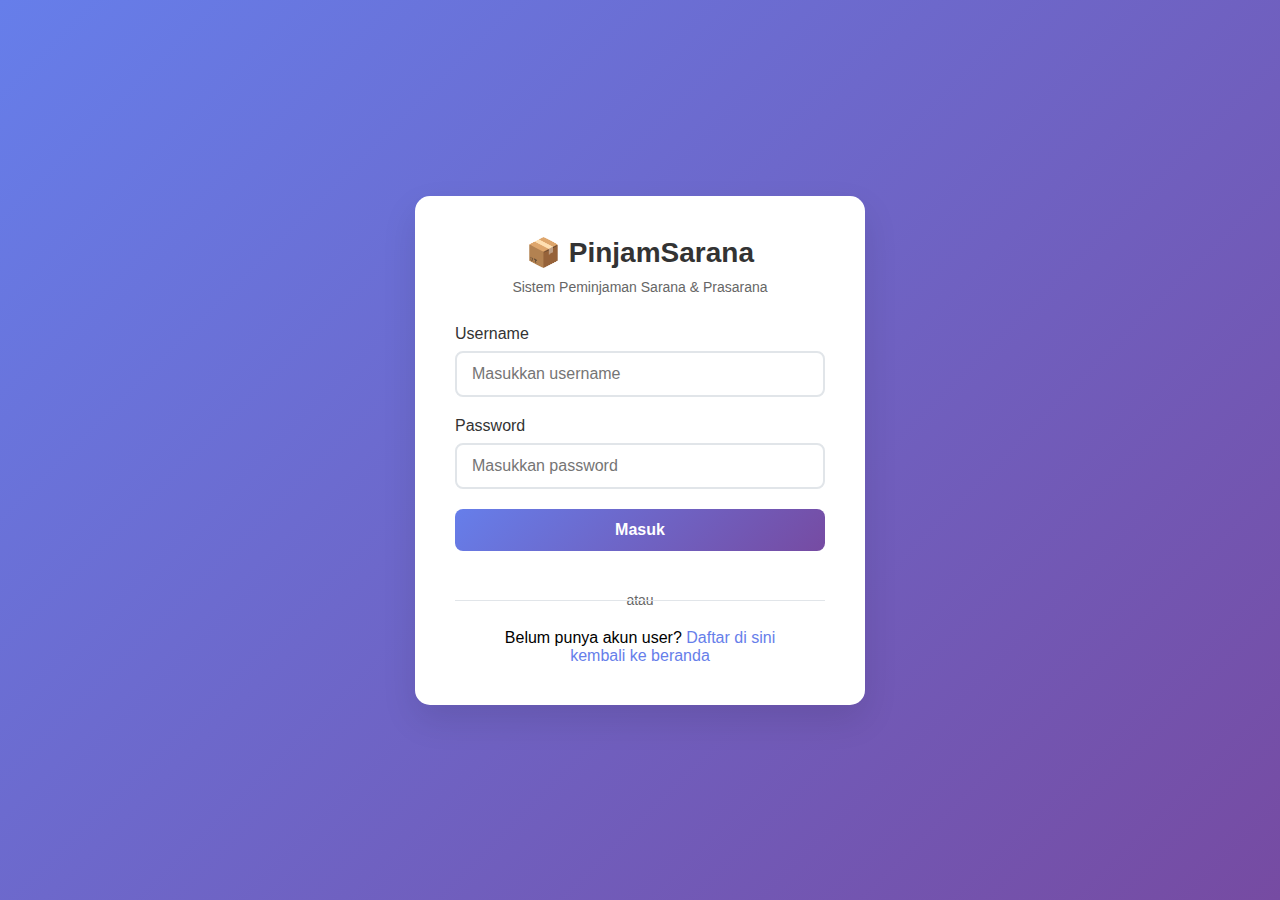
<file: dashboard_user.html>
<!DOCTYPE html>
<html lang="id">
<head>
  <meta charset="UTF-8" />
  <meta name="viewport" content="width=device-width, initial-scale=1.0"/>
  <title>Dashboard User - PinjamSarana</title>
  <link href="https://fonts.googleapis.com/css2?family=Poppins:wght@300;400;500;600;700&display=swap" rel="stylesheet">
  <link rel="stylesheet" href="https://cdnjs.cloudflare.com/ajax/libs/font-awesome/6.0.0/css/all.min.css">
  <style>
    :root {
      --primary-gradient: linear-gradient(135deg, #667eea 0%, #764ba2 100%);
      --secondary-gradient: linear-gradient(45deg, #ffd700, #ffed4e);
      --primary-color: #667eea;
      --secondary-color: #764ba2;
      --accent-color: #ffd700;
      --text-dark: #333;
      --text-light: #666;
      --text-muted: #95a5a6;
      --white: #ffffff;
      --border-color: #e1e5e9;
      --success-color: #27ae60;
      --error-color: #e74c3c;
      --warning-color: #f39c12;
      --info-color: #3498db;
      --sidebar-bg: #2c3e50;
      --sidebar-dark: #1a2530;
      --sidebar-width: 280px;
      --sidebar-collapsed-width: 70px;
      --header-height: 70px;
      --shadow-sm: 0 2px 10px rgba(0,0,0,0.1);
      --shadow-md: 0 10px 30px rgba(0,0,0,0.1);
      --shadow-lg: 0 20px 40px rgba(0,0,0,0.15);
      --transition: all 0.3s ease;
      --border-radius-sm: 8px;
      --border-radius-md: 12px;
      --border-radius-lg: 15px;
    }

    * {
      margin: 0;
      padding: 0;
      box-sizing: border-box;
    }

    body {
      font-family: 'Poppins', sans-serif;
      background-color: #f5f8fa;
      color: var(--text-dark);
      line-height: 1.6;
      overflow-x: hidden;
    }

    .container {
      display: flex;
      min-height: 100vh;
      position: relative;
    }

    /* Sidebar Styles */
    .sidebar {
      width: var(--sidebar-width);
      background-color: var(--sidebar-bg);
      color: var(--white);
      padding: 1.5rem;
      transition: var(--transition);
      position: fixed;
      height: 100vh;
      overflow-y: auto;
      z-index: 100;
      box-shadow: 2px 0 10px rgba(0,0,0,0.1);
    }

    .sidebar.collapsed {
      width: var(--sidebar-collapsed-width);
    }

    .sidebar-header {
      display: flex;
      align-items: center;
      justify-content: space-between;
      margin-bottom: 2rem;
    }

    .sidebar-header h2 {
      font-size: 1.5rem;
      font-weight: 700;
      white-space: nowrap;
      overflow: hidden;
      text-overflow: ellipsis;
    }

    .toggle-sidebar {
      background: transparent;
      border: none;
      color: var(--white);
      cursor: pointer;
      font-size: 1.2rem;
      display: flex;
      align-items: center;
      justify-content: center;
      width: 30px;
      height: 30px;
      border-radius: 50%;
      transition: var(--transition);
    }

    .toggle-sidebar:hover {
      background-color: rgba(255, 255, 255, 0.1);
    }

    .user-info {
      background-color: var(--sidebar-dark);
      padding: 1.25rem;
      border-radius: var(--border-radius-md);
      margin-bottom: 1.5rem;
      text-align: center;
      transition: var(--transition);
    }

    .user-info .avatar {
      width: 60px;
      height: 60px;
      background: var(--primary-gradient);
      border-radius: 50%;
      display: flex;
      align-items: center;
      justify-content: center;
      margin: 0 auto 0.75rem;
      font-size: 1.5rem;
      font-weight: 600;
      box-shadow: 0 4px 10px rgba(0,0,0,0.2);
    }

    .user-info .name {
      font-weight: 600;
      margin-bottom: 0.25rem;
      font-size: 1rem;
      white-space: nowrap;
      overflow: hidden;
      text-overflow: ellipsis;
    }

    .user-info .role {
      font-size: 0.8rem;
      color: var(--text-muted);
      background-color: rgba(255, 255, 255, 0.1);
      padding: 0.25rem 0.75rem;
      border-radius: 20px;
      display: inline-block;
    }

    .sidebar-nav {
      margin-bottom: 1.5rem;
    }

    .sidebar-nav ul {
      list-style: none;
    }

    .sidebar-nav ul li {
      margin-bottom: 0.5rem;
    }

    .sidebar-nav ul li a {
      color: var(--white);
      text-decoration: none;
      padding: 0.75rem 1rem;
      display: flex;
      align-items: center;
      border-radius: var(--border-radius-sm);
      transition: var(--transition);
      font-weight: 500;
      position: relative;
      overflow: hidden;
    }

    .sidebar-nav ul li a i {
      margin-right: 0.75rem;
      font-size: 1.1rem;
      width: 20px;
      text-align: center;
      transition: var(--transition);
    }

    .sidebar-nav ul li a .menu-text {
      transition: var(--transition);
      white-space: nowrap;
      overflow: hidden;
    }

    .sidebar-nav ul li a:hover {
      background-color: rgba(255, 255, 255, 0.1);
    }

    .sidebar-nav ul li a.active {
      background: var(--primary-gradient);
      box-shadow: 0 4px 10px rgba(102, 126, 234, 0.3);
    }

    .sidebar-nav ul li a.active::before {
      content: '';
      position: absolute;
      left: 0;
      top: 0;
      height: 100%;
      width: 4px;
      background-color: var(--accent-color);
    }

    .sidebar.collapsed .sidebar-header h2,
    .sidebar.collapsed .user-info .name,
    .sidebar.collapsed .user-info .role,
    .sidebar.collapsed .sidebar-nav ul li a .menu-text {
      display: none;
    }

    .sidebar.collapsed .user-info {
      padding: 0.75rem;
    }

    .sidebar.collapsed .user-info .avatar {
      width: 40px;
      height: 40px;
      font-size: 1.2rem;
      margin-bottom: 0;
    }

    .sidebar.collapsed .sidebar-nav ul li a {
      justify-content: center;
      padding: 0.75rem;
    }

    .sidebar.collapsed .sidebar-nav ul li a i {
      margin-right: 0;
    }

    /* Main Content Styles */
    .main {
      flex: 1;
      padding: 1.5rem;
      margin-left: var(--sidebar-width);
      transition: var(--transition);
      width: calc(100% - var(--sidebar-width));
    }

    .main.expanded {
      margin-left: var(--sidebar-collapsed-width);
      width: calc(100% - var(--sidebar-collapsed-width));
    }

    .header-info {
      background: var(--white);
      padding: 1.5rem;
      border-radius: var(--border-radius-md);
      margin-bottom: 1.5rem;
      box-shadow: var(--shadow-sm);
      position: relative;
      overflow: hidden;
    }

    .header-info::before {
      content: '';
      position: absolute;
      top: 0;
      left: 0;
      width: 100%;
      height: 4px;
      background: var(--primary-gradient);
    }

    .header-info h1 {
      color: var(--text-dark);
      margin-bottom: 0.5rem;
      font-size: clamp(1.5rem, 3vw, 1.8rem);
      font-weight: 700;
    }

    .header-info p {
      color: var(--text-light);
      font-size: 0.95rem;
    }

    .section {
      display: none;
      animation: fadeIn 0.3s ease;
    }

    .section.active {
      display: block;
    }

    @keyframes fadeIn {
      from {
        opacity: 0;
        transform: translateY(10px);
      }
      to {
        opacity: 1;
        transform: translateY(0);
      }
    }

    .section-header {
      display: flex;
      justify-content: space-between;
      align-items: center;
      margin-bottom: 1.5rem;
      flex-wrap: wrap;
      gap: 1rem;
    }

    .section-header h2 {
      font-size: 1.5rem;
      font-weight: 600;
      color: var(--text-dark);
      position: relative;
      padding-left: 1rem;
    }

    .section-header h2::before {
      content: '';
      position: absolute;
      left: 0;
      top: 50%;
      transform: translateY(-50%);
      height: 70%;
      width: 4px;
      background: var(--primary-gradient);
      border-radius: 2px;
    }

    .stats-grid {
      display: grid;
      grid-template-columns: repeat(auto-fit, minmax(220px, 1fr));
      gap: 1.5rem;
      margin-bottom: 2rem;
    }

    .stat-card {
      background-color: var(--white);
      padding: 1.5rem;
      border-radius: var(--border-radius-md);
      box-shadow: var(--shadow-sm);
      text-align: center;
      transition: var(--transition);
      position: relative;
      overflow: hidden;
    }

    .stat-card:hover {
      transform: translateY(-5px);
      box-shadow: var(--shadow-md);
    }

    .stat-card::before {
      content: '';
      position: absolute;
      top: 0;
      left: 0;
      width: 100%;
      height: 4px;
    }

    .stat-card:nth-child(1)::before {
      background: linear-gradient(to right, #3498db, #2980b9);
    }

    .stat-card:nth-child(2)::before {
      background: linear-gradient(to right, #f39c12, #f1c40f);
    }

    .stat-card:nth-child(3)::before {
      background: linear-gradient(to right, #9b59b6, #8e44ad);
    }

    .stat-card:nth-child(4)::before {
      background: linear-gradient(to right, #27ae60, #2ecc71);
    }

    .stat-card .stat-icon {
      font-size: 2rem;
      margin-bottom: 1rem;
      display: inline-block;
      padding: 1rem;
      border-radius: 50%;
      background-color: rgba(52, 152, 219, 0.1);
      color: #3498db;
    }

    .stat-card:nth-child(1) .stat-icon {
      background-color: rgba(52, 152, 219, 0.1);
      color: #3498db;
    }

    .stat-card:nth-child(2) .stat-icon {
      background-color: rgba(243, 156, 18, 0.1);
      color: #f39c12;
    }

    .stat-card:nth-child(3) .stat-icon {
      background-color: rgba(155, 89, 182, 0.1);
      color: #9b59b6;
    }

    .stat-card:nth-child(4) .stat-icon {
      background-color: rgba(39, 174, 96, 0.1);
      color: #27ae60;
    }

    .stat-card h3 {
      font-size: 2.5rem;
      font-weight: 700;
      margin-bottom: 0.5rem;
      color: var(--text-dark);
    }

    .stat-card p {
      color: var(--text-light);
      font-size: 0.9rem;
      font-weight: 500;
    }

    .card {
      background-color: var(--white);
      border-radius: var(--border-radius-md);
      box-shadow: var(--shadow-sm);
      margin-bottom: 1.5rem;
      overflow: hidden;
    }

    .card-header {
      padding: 1.25rem 1.5rem;
      border-bottom: 1px solid var(--border-color);
      display: flex;
      justify-content: space-between;
      align-items: center;
    }

    .card-header h3 {
      font-size: 1.2rem;
      font-weight: 600;
      color: var(--text-dark);
      display: flex;
      align-items: center;
      gap: 0.5rem;
    }

    .card-header h3 i {
      color: var(--primary-color);
    }

    .card-body {
      padding: 1.5rem;
    }

    .table-responsive {
      overflow-x: auto;
      -webkit-overflow-scrolling: touch;
    }

    table {
      width: 100%;
      border-collapse: collapse;
      font-size: 0.95rem;
    }

    th, td {
      padding: 1rem;
      text-align: left;
      border-bottom: 1px solid var(--border-color);
    }

    th {
      font-weight: 600;
      color: var(--text-dark);
      background-color: rgba(0, 0, 0, 0.02);
    }

    tbody tr:hover {
      background-color: rgba(0, 0, 0, 0.01);
    }

    .status-badge {
      padding: 0.35rem 0.75rem;
      border-radius: 20px;
      font-size: 0.75rem;
      font-weight: 600;
      display: inline-flex;
      align-items: center;
      gap: 0.25rem;
    }

    .status-pending {
      background-color: rgba(243, 156, 18, 0.1);
      color: #f39c12;
    }

    .status-approved {
      background-color: rgba(39, 174, 96, 0.1);
      color: #27ae60;
    }

    .status-active {
      background-color: rgba(52, 152, 219, 0.1);
      color: #3498db;
    }

    .status-completed {
      background-color: rgba(149, 165, 166, 0.1);
      color: #95a5a6;
    }

    .status-rejected {
      background-color: rgba(231, 76, 60, 0.1);
      color: #e74c3c;
    }

    .btn {
      padding: 0.6rem 1.25rem;
      border: none;
      border-radius: var(--border-radius-sm);
      cursor: pointer;
      font-size: 0.9rem;
      font-weight: 500;
      text-decoration: none;
      display: inline-flex;
      align-items: center;
      gap: 0.5rem;
      transition: var(--transition);
      font-family: inherit;
    }

    .btn:hover {
      transform: translateY(-2px);
      box-shadow: 0 4px 10px rgba(0, 0, 0, 0.1);
    }

    .btn-primary {
      background: var(--primary-gradient);
      color: var(--white);
    }

    .btn-success {
      background: linear-gradient(to right, #27ae60, #2ecc71);
      color: var(--white);
    }

    .btn-danger {
      background: linear-gradient(to right, #e74c3c, #c0392b);
      color: var(--white);
    }

    .btn-warning {
      background: linear-gradient(to right, #f39c12, #f1c40f);
      color: var(--white);
    }

    .btn-sm {
      padding: 0.4rem 0.75rem;
      font-size: 0.8rem;
    }

    .btn-icon {
      width: 36px;
      height: 36px;
      padding: 0;
      display: inline-flex;
      align-items: center;
      justify-content: center;
      border-radius: 50%;
    }

    /* Modal Styles */
    .modal {
      position: fixed;
      top: 0;
      left: 0;
      width: 100%;
      height: 100%;
      background-color: rgba(0, 0, 0, 0.5);
      z-index: 1000;
      display: none;
      align-items: center;
      justify-content: center;
      padding: 1rem;
      overflow-y: auto;
      backdrop-filter: blur(5px);
    }

    .modal.show {
      display: flex;
    }

    .modal-content {
      background-color: var(--white);
      border-radius: var(--border-radius-lg);
      box-shadow: var(--shadow-lg);
      width: 100%;
      max-width: 500px;
      position: relative;
      animation: modalFadeIn 0.3s ease;
      max-height: 90vh;
      display: flex;
      flex-direction: column;
    }

    @keyframes modalFadeIn {
      from {
        opacity: 0;
        transform: translateY(-20px);
      }
      to {
        opacity: 1;
        transform: translateY(0);
      }
    }

    .modal-header {
      display: flex;
      justify-content: space-between;
      align-items: center;
      padding: 1.25rem 1.5rem;
      border-bottom: 1px solid var(--border-color);
    }

    .modal-header h3 {
      font-size: 1.2rem;
      font-weight: 600;
      color: var(--text-dark);
    }

    .close {
      background: transparent;
      border: none;
      font-size: 1.5rem;
      cursor: pointer;
      color: var(--text-light);
      width: 30px;
      height: 30px;
      display: flex;
      align-items: center;
      justify-content: center;
      border-radius: 50%;
      transition: var(--transition);
    }

    .close:hover {
      background-color: rgba(0, 0, 0, 0.05);
      color: var(--error-color);
    }

    .modal-body {
      padding: 1.5rem;
      overflow-y: auto;
    }

    .modal-footer {
      display: flex;
      justify-content: flex-end;
      gap: 0.75rem;
      padding: 1.25rem 1.5rem;
      border-top: 1px solid var(--border-color);
    }

    .form-group {
      margin-bottom: 1.25rem;
    }

    .form-group label {
      display: block;
      margin-bottom: 0.5rem;
      font-weight: 500;
      color: var(--text-dark);
      font-size: 0.9rem;
    }

    .form-control {
      width: 100%;
      padding: 0.75rem 1rem;
      border: 1px solid var(--border-color);
      border-radius: var(--border-radius-sm);
      font-size: 0.95rem;
      transition: var(--transition);
      font-family: inherit;
    }

    .form-control:focus {
      outline: none;
      border-color: var(--primary-color);
      box-shadow: 0 0 0 3px rgba(102, 126, 234, 0.1);
    }

    .form-control::placeholder {
      color: var(--text-muted);
    }

    /* Mobile Menu */
    .mobile-header {
      display: none;
      position: fixed;
      top: 0;
      left: 0;
      width: 100%;
      height: var(--header-height);
      background-color: var(--white);
      box-shadow: var(--shadow-sm);
      z-index: 99;
      padding: 0 1.5rem;
    }

    .mobile-header-content {
      display: flex;
      justify-content: space-between;
      align-items: center;
      height: 100%;
    }

    .mobile-logo {
      display: flex;
      align-items: center;
      gap: 0.5rem;
      font-weight: 700;
      font-size: 1.2rem;
      color: var(--text-dark);
      text-decoration: none;
    }

    .mobile-logo i {
      color: var(--primary-color);
    }

    .mobile-menu-btn {
      background: transparent;
      border: none;
      width: 40px;
      height: 40px;
      display: flex;
      flex-direction: column;
      justify-content: center;
      align-items: center;
      gap: 6px;
      cursor: pointer;
      border-radius: 50%;
      transition: var(--transition);
    }

    .mobile-menu-btn:hover {
      background-color: rgba(0, 0, 0, 0.05);
    }

    .mobile-menu-btn span {
      width: 24px;
      height: 2px;
      background-color: var(--text-dark);
      transition: var(--transition);
    }

    .mobile-menu-btn.active span:nth-child(1) {
      transform: translateY(8px) rotate(45deg);
    }

    .mobile-menu-btn.active span:nth-child(2) {
      opacity: 0;
    }

    .mobile-menu-btn.active span:nth-child(3) {
      transform: translateY(-8px) rotate(-45deg);
    }

    .mobile-overlay {
      position: fixed;
      top: 0;
      left: 0;
      width: 100%;
      height: 100%;
      background-color: rgba(0, 0, 0, 0.5);
      z-index: 98;
      display: none;
    }

    .mobile-overlay.show {
      display: block;
    }

    /* Empty State */
    .empty-state {
      text-align: center;
      padding: 2rem;
    }

    .empty-state i {
      font-size: 3rem;
      color: var(--text-muted);
      margin-bottom: 1rem;
    }

    .empty-state h4 {
      font-size: 1.2rem;
      color: var(--text-dark);
      margin-bottom: 0.5rem;
    }

    .empty-state p {
      color: var(--text-light);
      max-width: 400px;
      margin: 0 auto;
    }

    /* Responsive Design */
    @media (max-width: 1200px) {
      .stats-grid {
        grid-template-columns: repeat(2, 1fr);
      }
    }

    @media (max-width: 992px) {
      .sidebar {
        transform: translateX(-100%);
        box-shadow: none;
      }

      .sidebar.show {
        transform: translateX(0);
        box-shadow: 2px 0 10px rgba(0,0,0,0.1);
      }

      .main {
        margin-left: 0;
        width: 100%;
        padding-top: calc(var(--header-height) + 1.5rem);
      }

      .main.expanded {
        margin-left: 0;
        width: 100%;
      }

      .mobile-header {
        display: block;
      }
    }

    @media (max-width: 768px) {
      .stats-grid {
        grid-template-columns: 1fr;
      }

      .section-header {
        flex-direction: column;
        align-items: flex-start;
      }

      .card-header {
        flex-direction: column;
        align-items: flex-start;
        gap: 0.75rem;
      }

      .table-responsive {
        margin: 0 -1.5rem;
        width: calc(100% + 3rem);
      }

      table {
        min-width: 650px;
      }

      .modal-content {
        max-width: 100%;
      }
    }

    @media (max-width: 576px) {
      .main {
        padding: calc(var(--header-height) + 1rem) 1rem 1rem;
      }

      .header-info {
        padding: 1.25rem;
      }

      .card-body {
        padding: 1.25rem;
      }

      .stat-card {
        padding: 1.25rem;
      }

      .modal-header,
      .modal-body,
      .modal-footer {
        padding: 1.25rem;
      }

      .btn {
        padding: 0.5rem 1rem;
      }
    }

    @media (max-width: 400px) {
      .main {
        padding: calc(var(--header-height) + 0.75rem) 0.75rem 0.75rem;
      }

      .header-info,
      .card-body,
      .stat-card {
        padding: 1rem;
      }

      .modal-header,
      .modal-body,
      .modal-footer {
        padding: 1rem;
      }
    }
  </style>
</head>
<body>
  <!-- Mobile Header -->
  <header class="mobile-header">
    <div class="mobile-header-content">
      <a href="#" class="mobile-logo">
        <i class="fas fa-box"></i>
        <span>PinjamSarana</span>
      </a>
      <button class="mobile-menu-btn" id="mobileMenuBtn" aria-label="Toggle Menu">
        <span></span>
        <span></span>
        <span></span>
      </button>
    </div>
  </header>

  <!-- Mobile Overlay -->
  <div class="mobile-overlay" id="mobileOverlay"></div>

  <div class="container">
    <!-- Sidebar -->
    <aside class="sidebar" id="sidebar">
      <div class="sidebar-header">
        <h2>PinjamSarana</h2>
        <button class="toggle-sidebar" id="toggleSidebar" aria-label="Toggle Sidebar">
          <i class="fas fa-bars"></i>
        </button>
      </div>
      
      <!-- User Info -->
      <div class="user-info">
        <div class="avatar" id="userAvatar">U</div>
        <div class="name" id="userName">Loading...</div>
        <div class="role" id="userRole">User</div>
      </div>
      
      <nav class="sidebar-nav">
        <ul>
          <li>
            <a href="#" onclick="showSection('dashboard')" id="menu-dashboard" class="active">
              <i class="fas fa-tachometer-alt"></i>
              <span class="menu-text">Dashboard</span>
            </a>
          </li>
          <li>
            <a href="#" onclick="showSection('peminjamanBaru')" id="menu-peminjamanBaru">
              <i class="fas fa-plus-circle"></i>
              <span class="menu-text">Peminjaman Baru</span>
            </a>
          </li>
          <li>
            <a href="#" onclick="showSection('pengembalian')" id="menu-pengembalian">
              <i class="fas fa-undo-alt"></i>
              <span class="menu-text">Pengembalian</span>
            </a>
          </li>
          <li>
            <a href="#" onclick="showSection('riwayat')" id="menu-riwayat">
              <i class="fas fa-history"></i>
              <span class="menu-text">Riwayat</span>
            </a>
          </li>
          <li>
            <a href="#" onclick="logout()">
              <i class="fas fa-sign-out-alt"></i>
              <span class="menu-text">Keluar</span>
            </a>
          </li>
        </ul>
      </nav>
    </aside>

    <!-- Main Content -->
    <main class="main" id="main">
      <!-- Header Info -->
      <div class="header-info">
        <h1>Selamat Datang, <span id="welcomeName">User</span>!</h1>
        <p>Kelola peminjaman barang Anda dengan mudah dan efisien.</p>
      </div>

      <!-- Dashboard Section -->
      <section id="dashboard" class="section active">
        <div class="section-header">
          <h2>Dashboard User</h2>
        </div>
        
        <div class="stats-grid">
          <div class="stat-card">
            <div class="stat-icon">
              <i class="fas fa-box-open"></i>
            </div>
            <h3 id="activeBorrowsCount">0</h3>
            <p>Peminjaman Aktif</p>
          </div>
          <div class="stat-card">
            <div class="stat-icon">
              <i class="fas fa-clock"></i>
            </div>
            <h3 id="pendingRequestsCount">0</h3>
            <p>Menunggu Persetujuan</p>
          </div>
          <div class="stat-card">
            <div class="stat-icon">
              <i class="fas fa-list-alt"></i>
            </div>
            <h3 id="totalBorrowsCount">0</h3>
            <p>Total Peminjaman</p>
          </div>
          <div class="stat-card">
            <div class="stat-icon">
              <i class="fas fa-check-circle"></i>
            </div>
            <h3 id="completedBorrowsCount">0</h3>
            <p>Selesai</p>
          </div>
        </div>

        <div class="card">
          <div class="card-header">
            <h3><i class="fas fa-bell"></i> Aktivitas Terbaru</h3>
          </div>
          <div class="card-body">
            <div class="table-responsive">
              <table id="recentActivityTable">
                <thead>
                  <tr>
                    <th>Barang</th>
                    <th>Tanggal</th>
                    <th>Status</th>
                  </tr>
                </thead>
                <tbody id="recentActivityBody">
                  <!-- Data akan diisi oleh JavaScript -->
                </tbody>
              </table>
            </div>
          </div>
        </div>
      </section>

      <!-- Peminjaman Baru Section -->
      <section id="peminjamanBaru" class="section">
        <div class="section-header">
          <h2>Peminjaman Baru</h2>
          <button onclick="showBorrowModal()" class="btn btn-primary">
            <i class="fas fa-plus"></i> Ajukan Peminjaman
          </button>
        </div>
        
        <div class="card">
          <div class="card-header">
            <h3><i class="fas fa-boxes"></i> Barang Tersedia</h3>
          </div>
          <div class="card-body">
            <div class="table-responsive">
              <table id="availableItemsTable">
                <thead>
                  <tr>
                    <th>No</th>
                    <th>Nama Barang</th>
                    <th>Jumlah Tersedia</th>
                    <th>Kondisi</th>
                    <th>Kategori</th>
                    <th>Aksi</th>
                  </tr>
                </thead>
                <tbody id="availableItemsBody">
                  <!-- Data akan diisi oleh JavaScript -->
                </tbody>
              </table>
            </div>
          </div>
        </div>
      </section>

      <!-- Pengembalian Section -->
      <section id="pengembalian" class="section">
        <div class="section-header">
          <h2>Pengembalian Barang</h2>
        </div>
        
        <div class="card">
          <div class="card-header">
            <h3><i class="fas fa-undo-alt"></i> Peminjaman Aktif</h3>
          </div>
          <div class="card-body">
            <div class="table-responsive">
              <table id="activeBorrowsTable">
                <thead>
                  <tr>
                    <th>No</th>
                    <th>Barang</th>
                    <th>Jumlah</th>
                    <th>Tanggal Pinjam</th>
                    <th>Batas Kembali</th>
                    <th>Status</th>
                    <th>Aksi</th>
                  </tr>
                </thead>
                <tbody id="activeBorrowsBody">
                  <!-- Data akan diisi oleh JavaScript -->
                </tbody>
              </table>
            </div>
          </div>
        </div>
      </section>

      <!-- Riwayat Section -->
      <section id="riwayat" class="section">
        <div class="section-header">
          <h2>Riwayat Peminjaman</h2>
        </div>
        
        <div class="card">
          <div class="card-header">
            <h3><i class="fas fa-history"></i> Semua Riwayat</h3>
          </div>
          <div class="card-body">
            <div class="table-responsive">
              <table id="historyTable">
                <thead>
                  <tr>
                    <th>No</th>
                    <th>Barang</th>
                    <th>Jumlah</th>
                    <th>Tanggal Pinjam</th>
                    <th>Tanggal Kembali</th>
                    <th>Status</th>
                  </tr>
                </thead>
                <tbody id="historyBody">
                  <!-- Data akan diisi oleh JavaScript -->
                </tbody>
              </table>
            </div>
          </div>
        </div>
      </section>
    </main>
  </div>

  <!-- Modal Peminjaman -->
  <div id="borrowModal" class="modal">
    <div class="modal-content">
      <div class="modal-header">
        <h3>Ajukan Peminjaman</h3>
        <button type="button" class="close" onclick="closeBorrowModal()" aria-label="Close">
          <i class="fas fa-times"></i>
        </button>
      </div>
      <div class="modal-body">
        <form id="borrowForm">
          <div class="form-group">
            <label for="borrowItem">Barang</label>
            <select id="borrowItem" class="form-control" required>
              <option value="">Pilih Barang</option>
            </select>
          </div>
          <div class="form-group">
            <label for="borrowQuantity">Jumlah</label>
            <input type="number" id="borrowQuantity" class="form-control" min="1" required>
          </div>
          <div class="form-group">
            <label for="borrowDate">Tanggal Peminjaman</label>
            <input type="date" id="borrowDate" class="form-control" required>
          </div>
          <div class="form-group">
            <label for="returnDate">Tanggal Pengembalian</label>
            <input type="date" id="returnDate" class="form-control" required>
          </div>
          <div class="form-group">
            <label for="purpose">Keperluan</label>
            <textarea id="purpose" class="form-control" rows="3" required></textarea>
          </div>
        </form>
      </div>
      <div class="modal-footer">
        <button type="button" class="btn btn-danger" onclick="closeBorrowModal()">
          <i class="fas fa-times"></i> Batal
        </button>
        <button type="button" class="btn btn-success" onclick="submitBorrowForm()">
          <i class="fas fa-paper-plane"></i> Ajukan
        </button>
      </div>
    </div>
  </div>

  <!-- Modal Pengembalian -->
  <div id="returnModal" class="modal">
    <div class="modal-content">
      <div class="modal-header">
        <h3>Konfirmasi Pengembalian</h3>
        <button type="button" class="close" onclick="closeReturnModal()" aria-label="Close">
          <i class="fas fa-times"></i>
        </button>
      </div>
      <div class="modal-body">
        <form id="returnForm">
          <input type="hidden" id="returnBorrowId">
          <div class="form-group">
            <label for="returnCondition">Kondisi Barang</label>
            <select id="returnCondition" class="form-control" required>
              <option value="">Pilih Kondisi</option>
              <option value="Baik">Baik</option>
              <option value="Rusak Ringan">Rusak Ringan</option>
              <option value="Rusak Berat">Rusak Berat</option>
            </select>
          </div>
          <div class="form-group">
            <label for="returnNotes">Catatan (Opsional)</label>
            <textarea id="returnNotes" class="form-control" rows="3"></textarea>
          </div>
        </form>
      </div>
      <div class="modal-footer">
        <button type="button" class="btn btn-danger" onclick="closeReturnModal()">
          <i class="fas fa-times"></i> Batal
        </button>
        <button type="button" class="btn btn-success" onclick="submitReturnForm()">
          <i class="fas fa-check"></i> Kembalikan
        </button>
      </div>
    </div>
  </div>

  <script>
    // Global variables
    let currentUser = null;
    let items = [];
    let borrowRequests = [];
    let returnRequests = [];
    let borrowHistory = [];

    // DOM Elements
    const sidebar = document.getElementById('sidebar');
    const main = document.getElementById('main');
    const toggleSidebarBtn = document.getElementById('toggleSidebar');
    const mobileMenuBtn = document.getElementById('mobileMenuBtn');
    const mobileOverlay = document.getElementById('mobileOverlay');

    // Toggle sidebar
    function toggleSidebar() {
      sidebar.classList.toggle('collapsed');
      main.classList.toggle('expanded');
    }

    // Toggle mobile menu
    function toggleMobileMenu() {
      sidebar.classList.toggle('show');
      mobileOverlay.classList.toggle('show');
      mobileMenuBtn.classList.toggle('active');
      document.body.style.overflow = sidebar.classList.contains('show') ? 'hidden' : '';
    }

    // Check authentication and initialize
    function checkAuth() {
      const loggedInUser = localStorage.getItem('loggedInUser');
      if (!loggedInUser) {
        alert('Anda harus login terlebih dahulu!');
        window.location.href = 'login.html';
        return false;
      }

      currentUser = JSON.parse(loggedInUser);
      if (currentUser.role !== 'user') {
        alert('Akses ditolak! Halaman ini khusus untuk user.');
        window.location.href = 'login.html';
        return false;
      }

      // Update UI with user info
      document.getElementById('userName').textContent = currentUser.name;
      document.getElementById('welcomeName').textContent = currentUser.name;
      document.getElementById('userAvatar').textContent = currentUser.name.charAt(0).toUpperCase();

      return true;
    }

    // Load data from localStorage
    function loadData() {
      items = JSON.parse(localStorage.getItem('items')) || generateDemoItems();
      borrowRequests = JSON.parse(localStorage.getItem('borrowRequests')) || [];
      returnRequests = JSON.parse(localStorage.getItem('returnRequests')) || [];
      borrowHistory = JSON.parse(localStorage.getItem('borrowHistory')) || [];
      
      // Save demo items if none exist
      if (!localStorage.getItem('items')) {
        localStorage.setItem('items', JSON.stringify(items));
      }
    }

    // Generate demo items if none exist
    function generateDemoItems() {
      return [
        {
          id: 1,
          name: 'Laptop Dell XPS',
          quantity: 5,
          condition: 'Baik',
          category: 'Elektronik'
        },
        {
          id: 2,
          name: 'Proyektor Epson',
          quantity: 3,
          condition: 'Baik',
          category: 'Elektronik'
        },
        {
          id: 3,
          name: 'Meja Lipat',
          quantity: 10,
          condition: 'Baik',
          category: 'Furniture'
        },
        {
          id: 4,
          name: 'Kursi Kantor',
          quantity: 15,
          condition: 'Baik',
          category: 'Furniture'
        },
        {
          id: 5,
          name: 'Kamera DSLR',
          quantity: 2,
          condition: 'Baik',
          category: 'Elektronik'
        }
      ];
    }

    // Save data to localStorage
    function saveData() {
      localStorage.setItem('borrowRequests', JSON.stringify(borrowRequests));
      localStorage.setItem('returnRequests', JSON.stringify(returnRequests));
      localStorage.setItem('borrowHistory', JSON.stringify(borrowHistory));
    }

    // Show section function
    function showSection(sectionId) {
      // Hide all sections
      const sections = document.querySelectorAll('.section');
      sections.forEach(section => {
        section.classList.remove('active');
      });
      
      // Show selected section
      document.getElementById(sectionId).classList.add('active');
      
      // Update active menu
      const menuItems = document.querySelectorAll('.sidebar-nav ul li a');
      menuItems.forEach(item => {
        item.classList.remove('active');
      });
      document.getElementById(`menu-${sectionId}`).classList.add('active');
      
      // Close mobile menu if open
      if (sidebar.classList.contains('show')) {
        toggleMobileMenu();
      }
      
      // Render data based on section
      switch(sectionId) {
        case 'dashboard':
          renderDashboard();
          break;
        case 'peminjamanBaru':
          renderAvailableItems();
          break;
        case 'pengembalian':
          renderActiveBorrows();
          break;
        case 'riwayat':
          renderHistory();
          break;
      }
    }

    // Render dashboard
    function renderDashboard() {
      const userBorrowHistory = borrowHistory.filter(h => h.userName === currentUser.name);
      const userBorrowRequests = borrowRequests.filter(r => r.userName === currentUser.name);
      
      const activeBorrows = userBorrowHistory.filter(h => h.status === 'active');
      const pendingRequests = userBorrowRequests.filter(r => r.status === 'pending');
      const completedBorrows = userBorrowHistory.filter(h => h.status === 'completed');
      
      document.getElementById('activeBorrowsCount').textContent = activeBorrows.length;
      document.getElementById('pendingRequestsCount').textContent = pendingRequests.length;
      document.getElementById('totalBorrowsCount').textContent = userBorrowHistory.length + userBorrowRequests.length;
      document.getElementById('completedBorrowsCount').textContent = completedBorrows.length;
      
      // Render recent activity
      const recentActivity = [...userBorrowHistory, ...userBorrowRequests]
        .sort((a, b) => new Date(b.borrowDate || b.requestDate) - new Date(a.borrowDate || a.requestDate))
        .slice(0, 5);
      
      const tbody = document.getElementById('recentActivityBody');
      tbody.innerHTML = '';
      
      if (recentActivity.length === 0) {
        tbody.innerHTML = `
          <tr>
            <td colspan="3">
              <div class="empty-state">
                <i class="fas fa-inbox"></i>
                <h4>Belum Ada Aktivitas</h4>
                <p>Aktivitas peminjaman Anda akan muncul di sini.</p>
              </div>
            </td>
          </tr>
        `;
        return;
      }
      
      recentActivity.forEach(activity => {
        const row = document.createElement('tr');
        row.innerHTML = `
          <td>${activity.itemName}</td>
          <td>${formatDate(activity.borrowDate || activity.requestDate)}</td>
          <td><span class="status-badge status-${activity.status}">${getStatusText(activity.status)}</span></td>
        `;
        tbody.appendChild(row);
      });
    }

    // Render available items
    function renderAvailableItems() {
      const tbody = document.getElementById('availableItemsBody');
      tbody.innerHTML = '';
      
      // Only show items with good condition and stock > 0
      const availableItems = items.filter(item => item.condition === 'Baik' && item.quantity > 0);
      
      if (availableItems.length === 0) {
        tbody.innerHTML = `
          <tr>
            <td colspan="6">
              <div class="empty-state">
                <i class="fas fa-box-open"></i>
                <h4>Tidak Ada Barang Tersedia</h4>
                <p>Saat ini tidak ada barang yang tersedia untuk dipinjam.</p>
              </div>
            </td>
          </tr>
        `;
        return;
      }
      
      availableItems.forEach((item, index) => {
        const row = document.createElement('tr');
        row.innerHTML = `
          <td>${index + 1}</td>
          <td>${item.name}</td>
          <td>${item.quantity}</td>
          <td>${item.condition}</td>
          <td>${item.category}</td>
          <td>
            <button onclick="quickBorrow('${item.name}')" class="btn btn-primary btn-sm">
              <i class="fas fa-plus"></i> Pinjam
            </button>
          </td>
        `;
        tbody.appendChild(row);
      });
    }

    // Render active borrows
    function renderActiveBorrows() {
      const tbody = document.getElementById('activeBorrowsBody');
      tbody.innerHTML = '';
      
      const userActiveBorrows = borrowHistory.filter(h => h.userName === currentUser.name && h.status === 'active');
      
      if (userActiveBorrows.length === 0) {
        tbody.innerHTML = `
          <tr>
            <td colspan="7">
              <div class="empty-state">
                <i class="fas fa-clipboard-list"></i>
                <h4>Tidak Ada Peminjaman Aktif</h4>
                <p>Anda tidak memiliki peminjaman aktif saat ini.</p>
              </div>
            </td>
          </tr>
        `;
        return;
      }
      
      userActiveBorrows.forEach((borrow, index) => {
        const row = document.createElement('tr');
        row.innerHTML = `
          <td>${index + 1}</td>
          <td>${borrow.itemName}</td>
          <td>${borrow.quantity}</td>
          <td>${formatDate(borrow.borrowDate)}</td>
          <td>${formatDate(borrow.returnDate)}</td>
          <td><span class="status-badge status-active">${getStatusText(borrow.status)}</span></td>
          <td>
            <button onclick="showReturnModal(${borrow.id})" class="btn btn-primary btn-sm">
              <i class="fas fa-undo-alt"></i> Kembalikan
            </button>
          </td>
        `;
        tbody.appendChild(row);
      });
    }

    // Render history
    function renderHistory() {
      const tbody = document.getElementById('historyBody');
      tbody.innerHTML = '';
      
      const userHistory = [...borrowHistory.filter(h => h.userName === currentUser.name), ...borrowRequests.filter(r => r.userName === currentUser.name)];
      
      if (userHistory.length === 0) {
        tbody.innerHTML = `
          <tr>
            <td colspan="6">
              <div class="empty-state">
                <i class="fas fa-history"></i>
                <h4>Belum Ada Riwayat</h4>
                <p>Riwayat peminjaman Anda akan muncul di sini.</p>
              </div>
            </td>
          </tr>
        `;
        return;
      }
      
      // Sort by date (newest first)
      userHistory.sort((a, b) => new Date(b.borrowDate || b.requestDate) - new Date(a.borrowDate || a.requestDate));
      
      userHistory.forEach((history, index) => {
        const row = document.createElement('tr');
        row.innerHTML = `
          <td>${index + 1}</td>
          <td>${history.itemName}</td>
          <td>${history.quantity}</td>
          <td>${formatDate(history.borrowDate || history.requestDate)}</td>
          <td>${history.actualReturnDate || history.returnDate ? formatDate(history.actualReturnDate || history.returnDate) : '-'}</td>
          <td><span class="status-badge status-${history.status}">${getStatusText(history.status)}</span></td>
        `;
        tbody.appendChild(row);
      });
    }

    // Quick borrow function
    function quickBorrow(itemName) {
      document.getElementById('borrowItem').value = itemName;
      showBorrowModal();
    }

    // Show borrow modal
    function showBorrowModal() {
      const modal = document.getElementById('borrowModal');
      const select = document.getElementById('borrowItem');
      
      // Populate item options
      select.innerHTML = '<option value="">Pilih Barang</option>';
      const availableItems = items.filter(item => item.condition === 'Baik' && item.quantity > 0);
      
      availableItems.forEach(item => {
        const option = document.createElement('option');
        option.value = item.name;
        option.textContent = `${item.name} (Tersedia: ${item.quantity})`;
        select.appendChild(option);
      });
      
      // Set minimum date to today
      const today = new Date().toISOString().split('T')[0];
      document.getElementById('borrowDate').value = today;
      document.getElementById('borrowDate').min = today;
      
      // Set default return date (7 days from today)
      const returnDate = new Date();
      returnDate.setDate(returnDate.getDate() + 7);
      document.getElementById('returnDate').value = returnDate.toISOString().split('T')[0];
      document.getElementById('returnDate').min = today;
      
      modal.classList.add('show');
    }

    // Close borrow modal
    function closeBorrowModal() {
      document.getElementById('borrowModal').classList.remove('show');
      document.getElementById('borrowForm').reset();
    }

    // Submit borrow form
    function submitBorrowForm() {
      const itemName = document.getElementById('borrowItem').value;
      const quantity = parseInt(document.getElementById('borrowQuantity').value);
      const borrowDate = document.getElementById('borrowDate').value;
      const returnDate = document.getElementById('returnDate').value;
      const purpose = document.getElementById('purpose').value;
      
      // Validate form
      if (!itemName || !quantity || !borrowDate || !returnDate || !purpose) {
        showToast('Harap isi semua field!', 'error');
        return;
      }
      
      // Validate stock
      const itemData = items.find(i => i.name === itemName);
      if (!itemData || itemData.quantity < quantity) {
        showToast('Stok barang tidak mencukupi!', 'error');
        return;
      }
      
      // Create new request
      const newRequest = {
        id: Date.now(),
        userName: currentUser.name,
        itemName: itemName,
        quantity: quantity,
        requestDate: new Date().toISOString().split('T')[0],
        borrowDate: borrowDate,
        returnDate: returnDate,
        purpose: purpose,
        status: 'pending'
      };
      
      borrowRequests.push(newRequest);
      saveData();
      
      showToast('Pengajuan peminjaman berhasil dikirim!', 'success');
      closeBorrowModal();
      renderDashboard();
    }

    // Show return modal
    function showReturnModal(borrowId) {
      document.getElementById('returnBorrowId').value = borrowId;
      document.getElementById('returnModal').classList.add('show');
    }

    // Close return modal
    function closeReturnModal() {
      document.getElementById('returnModal').classList.remove('show');
      document.getElementById('returnForm').reset();
    }

    // Submit return form
    function submitReturnForm() {
      const borrowId = parseInt(document.getElementById('returnBorrowId').value);
      const condition = document.getElementById('returnCondition').value;
      const notes = document.getElementById('returnNotes').value;
      
      // Validate form
      if (!condition) {
        showToast('Harap pilih kondisi barang!', 'error');
        return;
      }
      
      const borrow = borrowHistory.find(h => h.id === borrowId);
      if (borrow) {
        // Create return request
        const returnRequest = {
          id: Date.now(),
          borrowId: borrowId,
          userName: currentUser.name,
          itemName: borrow.itemName,
          quantity: borrow.quantity,
          borrowDate: borrow.borrowDate,
          returnDate: new Date().toISOString().split('T')[0],
          condition: condition,
          notes: notes,
          status: 'pending'
        };
        
        returnRequests.push(returnRequest);
        
        // Update borrow status
        const historyIndex = borrowHistory.findIndex(h => h.id === borrowId);
        if (historyIndex !== -1) {
          borrowHistory[historyIndex].status = 'pending_return';
        }
        
        saveData();
        
        showToast('Permintaan pengembalian berhasil dikirim!', 'success');
        closeReturnModal();
        renderActiveBorrows();
        renderDashboard();
      }
    }

    // Helper function for status text
    function getStatusText(status) {
      switch(status) {
        case 'pending': return '<i class="fas fa-clock"></i> Menunggu';
        case 'approved': return '<i class="fas fa-check"></i> Disetujui';
        case 'rejected': return '<i class="fas fa-times"></i> Ditolak';
        case 'active': return '<i class="fas fa-box-open"></i> Aktif';
        case 'completed': return '<i class="fas fa-check-circle"></i> Selesai';
        case 'pending_return': return '<i class="fas fa-undo-alt"></i> Proses Kembali';
        default: return status;
      }
    }

    // Format date helper
    function formatDate(dateString) {
      if (!dateString) return '-';
      const options = { year: 'numeric', month: 'short', day: 'numeric' };
      return new Date(dateString).toLocaleDateString('id-ID', options);
    }

    // Show toast notification
    function showToast(message, type = 'info') {
      // Create toast element
      const toast = document.createElement('div');
      toast.className = `toast toast-${type}`;
      
      // Set icon based on type
      let icon = 'info-circle';
      if (type === 'success') icon = 'check-circle';
      if (type === 'error') icon = 'exclamation-circle';
      if (type === 'warning') icon = 'exclamation-triangle';
      
      toast.innerHTML = `
        <div class="toast-content">
          <i class="fas fa-${icon}"></i>
          <span>${message}</span>
        </div>
        <button class="toast-close">
          <i class="fas fa-times"></i>
        </button>
      `;
      
      // Create toast container if it doesn't exist
      let toastContainer = document.querySelector('.toast-container');
      if (!toastContainer) {
        toastContainer = document.createElement('div');
        toastContainer.className = 'toast-container';
        document.body.appendChild(toastContainer);
        
        // Add styles for toast
        const style = document.createElement('style');
        style.textContent = `
          .toast-container {
            position: fixed;
            bottom: 20px;
            right: 20px;
            z-index: 9999;
            display: flex;
            flex-direction: column;
            gap: 10px;
          }
          .toast {
            min-width: 300px;
            max-width: 400px;
            background: white;
            border-radius: 8px;
            box-shadow: 0 5px 15px rgba(0,0,0,0.15);
            padding: 15px;
            display: flex;
            justify-content: space-between;
            align-items: center;
            animation: slideIn 0.3s ease, fadeOut 0.3s ease 2.7s;
            opacity: 0;
          }
          .toast-content {
            display: flex;
            align-items: center;
            gap: 10px;
          }
          .toast-content i {
            font-size: 1.2rem;
          }
          .toast-close {
            background: transparent;
            border: none;
            cursor: pointer;
            font-size: 0.9rem;
            color: #666;
          }
          .toast-success {
            border-left: 4px solid #27ae60;
          }
          .toast-success i {
            color: #27ae60;
          }
          .toast-error {
            border-left: 4px solid #e74c3c;
          }
          .toast-error i {
            color: #e74c3c;
          }
          .toast-warning {
            border-left: 4px solid #f39c12;
          }
          .toast-warning i {
            color: #f39c12;
          }
          .toast-info {
            border-left: 4px solid #3498db;
          }
          .toast-info i {
            color: #3498db;
          }
          @keyframes slideIn {
            from {
              transform: translateX(100%);
              opacity: 0;
            }
            to {
              transform: translateX(0);
              opacity: 1;
            }
          }
          @keyframes fadeOut {
            from {
              opacity: 1;
            }
            to {
              opacity: 0;
            }
          }
          @media (max-width: 576px) {
            .toast-container {
              bottom: 10px;
              right: 10px;
              left: 10px;
            }
            .toast {
              min-width: auto;
              max-width: 100%;
              width: 100%;
            }
          }
        `;
        document.head.appendChild(style);
      }
      
      // Add toast to container
      toastContainer.appendChild(toast);
      
      //Close button functionality
      toast.querySelector('.toast-close').addEventListener('click', () => {
        toast.remove();
      });
      
      // Auto remove after 3 seconds
      setTimeout(() => {
        if (toast.parentNode) {
          toast.remove();
        }
      }, 3000);
    }

    // Update return date when borrow date changes
    document.getElementById('borrowDate').addEventListener('change', function() {
      const borrowDate = new Date(this.value);
      borrowDate.setDate(borrowDate.getDate() + 7); // Default 7 days
      document.getElementById('returnDate').value = borrowDate.toISOString().split('T')[0];
      document.getElementById('returnDate').min = this.value;
    });

    // Update max quantity based on selected item
    document.getElementById('borrowItem').addEventListener('change', function() {
      const selectedItem = items.find(item => item.name === this.value);
      if (selectedItem) {
        document.getElementById('borrowQuantity').max = selectedItem.quantity;
        document.getElementById('borrowQuantity').placeholder = `Maksimal: ${selectedItem.quantity}`;
      }
    });

    // Logout function
    function logout() {
      if (confirm('Apakah Anda yakin ingin keluar?')) {
        localStorage.removeItem('loggedInUser');
        showToast('Anda telah logout!', 'success');
        setTimeout(() => {
          window.location.href = 'login.html';
        }, 1000);
      }
    }

    // Event listeners
    toggleSidebarBtn.addEventListener('click', toggleSidebar);
    mobileMenuBtn.addEventListener('click', toggleMobileMenu);
    mobileOverlay.addEventListener('click', toggleMobileMenu);

    // Close mobile menu when clicking on menu items
    document.querySelectorAll('.sidebar-nav a').forEach(link => {
      link.addEventListener('click', () => {
        if (sidebar.classList.contains('show')) {
          toggleMobileMenu();
        }
      });
    });

    // Close modals when clicking outside
    document.addEventListener('click', function(e) {
      if (e.target.classList.contains('modal')) {
        e.target.classList.remove('show');
      }
    });

    // Initialize on page load
    window.addEventListener('DOMContentLoaded', function() {
      if (checkAuth()) {
        loadData();
        showSection('dashboard');
        
        // Refresh data every 30 seconds for sync with admin
        setInterval(() => {
          loadData();
          
          // Re-render current section
          const activeSection = document.querySelector('.sidebar-nav ul li a.active').id.replace('menu-', '');
          if (activeSection === 'dashboard') {
            renderDashboard();
          }
        }, 30000);
      }
    });

    // Handle window resize
    window.addEventListener('resize', function() {
      if (window.innerWidth > 992) {
        sidebar.classList.remove('show');
        mobileOverlay.classList.remove('show');
        mobileMenuBtn.classList.remove('active');
        document.body.style.overflow = '';
      }
    });
  </script>
</body>
</html>
</file>
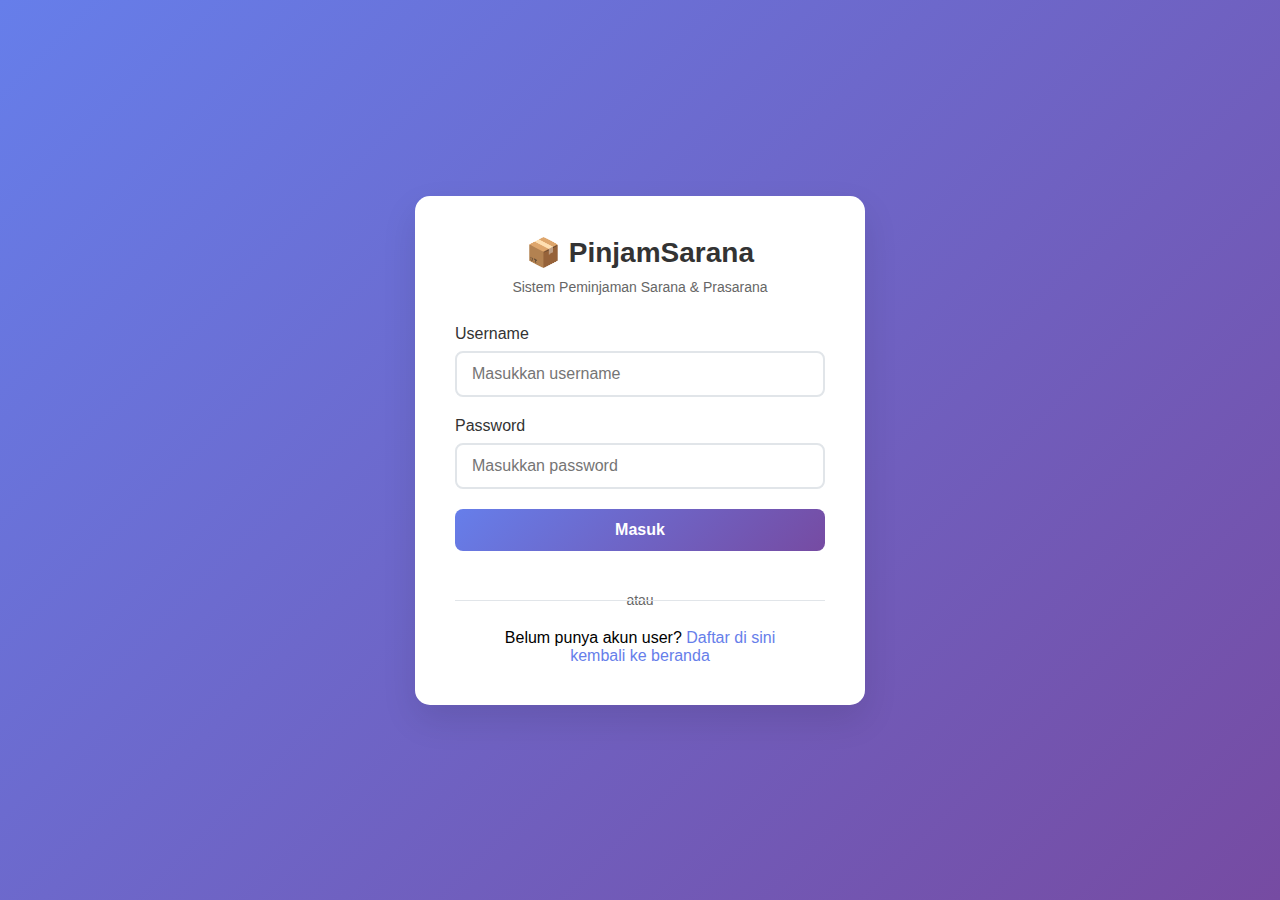
<file: login.html>
<!DOCTYPE html>
<html lang="id">
<head>
  <meta charset="UTF-8" />
  <meta name="viewport" content="width=device-width, initial-scale=1.0" />
  <title>Login - Sistem Peminjaman Barang</title>
  <style>
    * {
      margin: 0;
      padding: 0;
      box-sizing: border-box;
    }

    body {
      font-family: 'Arial', sans-serif;
      background: linear-gradient(135deg, #667eea 0%, #764ba2 100%);
      min-height: 100vh;
      display: flex;
      align-items: center;
      justify-content: center;
    }

    .login-container {
      background: white;
      padding: 40px;
      border-radius: 15px;
      box-shadow: 0 15px 35px rgba(0, 0, 0, 0.1);
      width: 100%;
      max-width: 450px;
      text-align: center;
    }

    .logo {
      margin-bottom: 30px;
    }

    .logo h1 {
      color: #333;
      font-size: 28px;
      margin-bottom: 10px;
    }

    .logo p {
      color: #666;
      font-size: 14px;
    }

    .tabs {
      display: flex;
      margin-bottom: 30px;
      border-radius: 8px;
      overflow: hidden;
      border: 1px solid #e1e5e9;
    }

    .tab {
      flex: 1;
      padding: 12px;
      background: #f8f9fa;
      border: none;
      cursor: pointer;
      font-weight: 500;
      transition: all 0.3s ease;
    }

    .tab.active {
      background: #667eea;
      color: white;
    }

    .tab-content {
      display: none;
    }

    .tab-content.active {
      display: block;
    }

    .form-group {
      margin-bottom: 20px;
      text-align: left;
    }

    .form-group label {
      display: block;
      margin-bottom: 8px;
      color: #333;
      font-weight: 500;
    }

    .form-control {
      width: 100%;
      padding: 12px 15px;
      border: 2px solid #e1e5e9;
      border-radius: 8px;
      font-size: 16px;
      transition: border-color 0.3s ease;
    }

    .form-control:focus {
      outline: none;
      border-color: #667eea;
      box-shadow: 0 0 0 3px rgba(102, 126, 234, 0.1);
    }

    .btn {
      width: 100%;
      padding: 12px;
      background: linear-gradient(135deg, #667eea 0%, #764ba2 100%);
      color: white;
      border: none;
      border-radius: 8px;
      font-size: 16px;
      font-weight: 600;
      cursor: pointer;
      transition: transform 0.2s ease;
      margin-bottom: 20px;
    }

    .btn:hover {
      transform: translateY(-2px);
      box-shadow: 0 5px 15px rgba(102, 126, 234, 0.3);
    }

    .btn:active {
      transform: translateY(0);
    }

    .btn:disabled {
      opacity: 0.6;
      cursor: not-allowed;
      transform: none;
    }

    .alert {
      padding: 12px;
      border-radius: 8px;
      margin-bottom: 20px;
      font-size: 14px;
    }

    .alert-error {
      background-color: #fee;
      color: #c33;
      border: 1px solid #fcc;
    }

    .alert-success {
      background-color: #efe;
      color: #363;
      border: 1px solid #cfc;
    }

    .info-card {
      padding: 20px;
      border-radius: 10px;
      margin-bottom: 15px;
      text-align: left;
    }

    .admin-info {
      background: #e3f2fd;
      border: 1px solid #bbdefb;
    }

    .user-info {
      background: #e8f5e8;
      border: 1px solid #c8e6c9;
    }

    .info-card h4 {
      margin-bottom: 10px;
      font-size: 16px;
    }

    .info-card p {
      margin-bottom: 10px;
      font-size: 14px;
      color: #666;
    }

    .credentials {
      font-size: 12px;
      background: rgba(255,255,255,0.7);
      padding: 8px;
      border-radius: 5px;
      margin-top: 10px;
    }

    .register-link {
      color: #667eea;
      text-decoration: none;
      font-weight: 500;
    }

    .register-link:hover {
      text-decoration: underline;
    }

    .divider {
      margin: 20px 0;
      position: relative;
      text-align: center;
    }

    .divider::before {
      content: '';
      position: absolute;
      top: 50%;
      left: 0;
      right: 0;
      height: 1px;
      background: #e1e5e9;
    }

    .divider span {
      background: white;
      padding: 0 15px;
      color: #666;
      font-size: 14px;
    }
  </style>
</head>
<body>
  <div class="login-container">
    <div class="logo">
      <h1>📦 PinjamSarana</h1>
      <p>Sistem Peminjaman Sarana & Prasarana</p>
    </div>

    <div id="alertContainer"></div>

    <!-- Login Tab -->
    <div id="login-tab" class="tab-content active">
      <form id="loginForm">
        <div class="form-group">
          <label for="username">Username</label>
          <input type="text" id="username" class="form-control" required placeholder="Masukkan username" />
        </div>

        <div class="form-group">
          <label for="password">Password</label>
          <input type="password" id="password" class="form-control" required placeholder="Masukkan password" />
        </div>

        <button type="submit" class="btn" id="loginBtn">Masuk</button>
      </form>

      <div class="divider">
        <span>atau</span>
      </div>
      <p>Belum punya akun user? <a href="register.html" class="register-link">Daftar di sini</a></p>
      <p><a href="index.html" class="register-link">kembali ke beranda</a></p>
    </div>
  </div>

  <script>
    // Switch between tabs
    function switchTab(tabName) {
      // Hide all tab contents
      document.querySelectorAll('.tab-content').forEach(content => {
        content.classList.remove('active');
      });

      // Remove active class from all tabs
      document.querySelectorAll('.tab').forEach(tab => {
        tab.classList.remove('active');
      });

      // Show selected tab content
      document.getElementById(tabName + '-tab').classList.add('active');

      // Add active class to clicked tab
      event.target.classList.add('active');
    }

    // Show alert function
    function showAlert(message, type = 'error') {
      const alertContainer = document.getElementById('alertContainer');
      alertContainer.innerHTML = `
        <div class="alert alert-${type}">
          ${message}
        </div>
      `;

      setTimeout(() => {
        alertContainer.innerHTML = '';
      }, 5000);
    }

    // Initialize default users if not exists
    function initializeUsers() {
      const users = JSON.parse(localStorage.getItem('registeredUsers') || '[]');

      // Add demo user if not exists
      const demoUserExists = users.find(u => u.username === 'user');
      if (!demoUserExists) {
        users.push({
          id: 1,
          name: 'User Demo',
          username: 'user',
          password: 'user123',
          email: 'user@demo.com',
          role: 'user',
          createdAt: new Date().toISOString(),
        });
        localStorage.setItem('registeredUsers', JSON.stringify(users));
      }
    }

    // Login function with admin verification added
    function login(username, password) {
      const loginBtn = document.getElementById('loginBtn');
      loginBtn.disabled = true;
      loginBtn.textContent = 'Memproses...';

      setTimeout(() => {
        // Check admin account
        if (username === 'admin' && password === 'admin123') {
          // Verifikasi kode tambahan untuk admin
          const kodeVerifikasi = prompt('Masukkan kode verifikasi admin:');
          if (kodeVerifikasi !== 'Ayo apa kode verifikasi nya') {
            showAlert('Kode verifikasi admin salah!', 'error');
            loginBtn.disabled = false;
            loginBtn.textContent = 'Masuk';
            return;
          }

          const adminUser = {
            id: 0,
            name: 'Administrator',
            username: 'admin',
            role: 'admin',
          };

          localStorage.setItem('loggedInUser', JSON.stringify(adminUser));
          showAlert('Login berhasil! Mengarahkan ke dashboard admin...', 'success');

          setTimeout(() => {
            window.location.href = 'dashboard_admin.html';
          }, 1500);
          return;
        }

        // Check user accounts
        const users = JSON.parse(localStorage.getItem('registeredUsers') || '[]');
        const user = users.find(u => u.username === username && u.password === password);

        if (user) {
          localStorage.setItem('loggedInUser', JSON.stringify(user));
          showAlert(`Selamat datang, ${user.name}!`, 'success');

          setTimeout(() => {
            window.location.href = 'dashboard_user.html';
          }, 1500);
        } else {
          showAlert('Username atau password salah!', 'error');
          loginBtn.disabled = false;
          loginBtn.textContent = 'Masuk';
        }
      }, 1000);
    }

    // On form submit
    document.getElementById('loginForm').addEventListener('submit', function (e) {
      e.preventDefault();

      const username = document.getElementById('username').value.trim();
      const password = document.getElementById('password').value.trim();

      if (!username || !password) {
        showAlert('Harap isi semua kolom!', 'error');
        return;
      }

      login(username, password);
    });

    // Initialize demo users on load
    initializeUsers();
  </script>
</body>
</html>
</file>
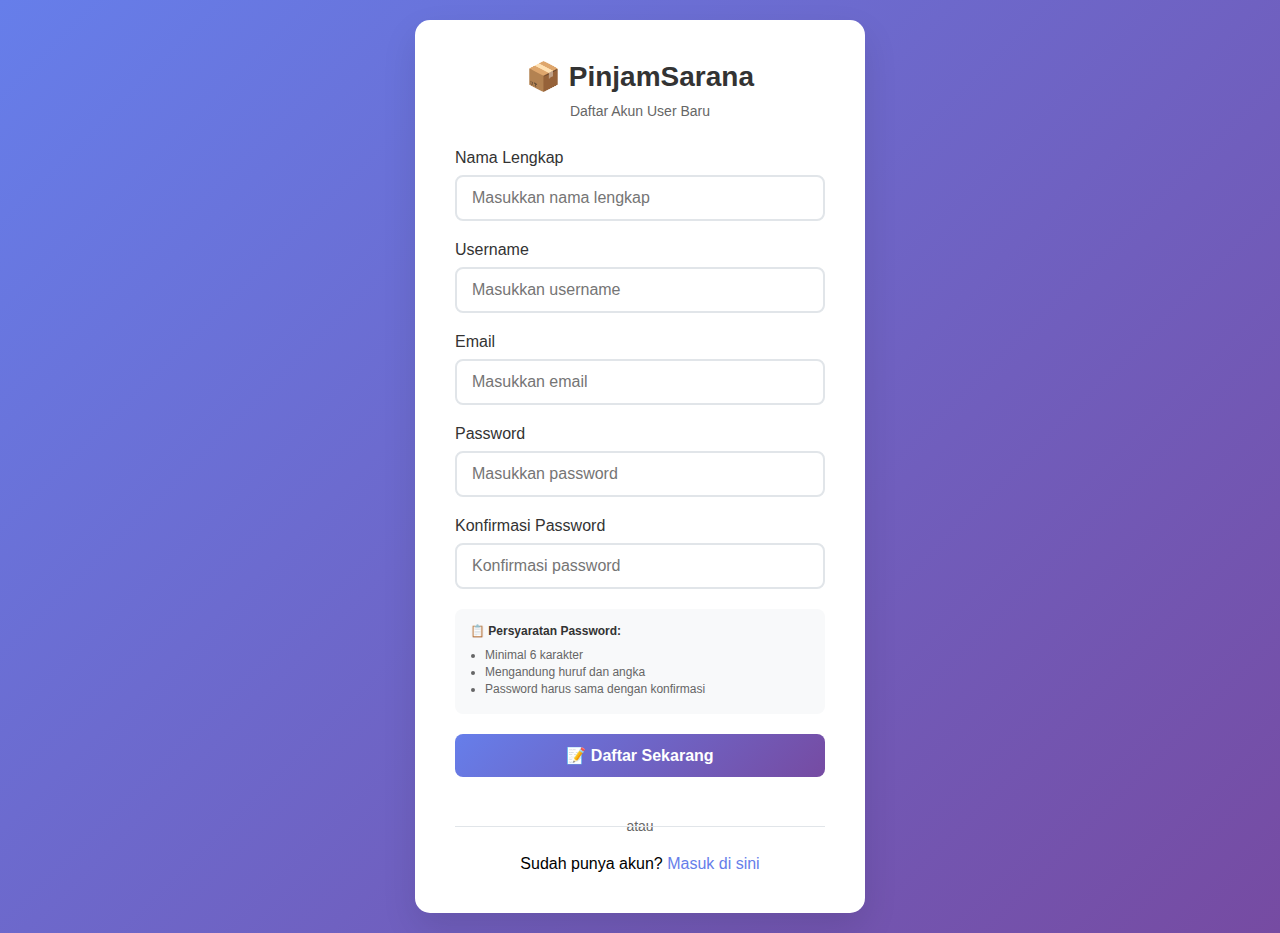
<file: register.html>
<!DOCTYPE html>
<html lang="id">
<head>
  <meta charset="UTF-8">
  <meta name="viewport" content="width=device-width, initial-scale=1.0">
  <title>Register - Sistem Peminjaman Barang</title>
  <style>
    * {
      margin: 0;
      padding: 0;
      box-sizing: border-box;
    }

    body {
      font-family: 'Arial', sans-serif;
      background: linear-gradient(135deg, #667eea 0%, #764ba2 100%);
      min-height: 100vh;
      display: flex;
      align-items: center;
      justify-content: center;
      padding: 20px;
    }

    .register-container {
      background: white;
      padding: 40px;
      border-radius: 15px;
      box-shadow: 0 15px 35px rgba(0, 0, 0, 0.1);
      width: 100%;
      max-width: 450px;
      text-align: center;
    }

    .logo {
      margin-bottom: 30px;
    }

    .logo h1 {
      color: #333;
      font-size: 28px;
      margin-bottom: 10px;
    }

    .logo p {
      color: #666;
      font-size: 14px;
    }

    .form-group {
      margin-bottom: 20px;
      text-align: left;
    }

    .form-group label {
      display: block;
      margin-bottom: 8px;
      color: #333;
      font-weight: 500;
    }

    .form-control {
      width: 100%;
      padding: 12px 15px;
      border: 2px solid #e1e5e9;
      border-radius: 8px;
      font-size: 16px;
      transition: border-color 0.3s ease;
    }

    .form-control:focus {
      outline: none;
      border-color: #667eea;
      box-shadow: 0 0 0 3px rgba(102, 126, 234, 0.1);
    }

    .btn {
      width: 100%;
      padding: 12px;
      background: linear-gradient(135deg, #667eea 0%, #764ba2 100%);
      color: white;
      border: none;
      border-radius: 8px;
      font-size: 16px;
      font-weight: 600;
      cursor: pointer;
      transition: transform 0.2s ease;
      margin-bottom: 20px;
    }

    .btn:hover {
      transform: translateY(-2px);
      box-shadow: 0 5px 15px rgba(102, 126, 234, 0.3);
    }

    .btn:active {
      transform: translateY(0);
    }

    .btn:disabled {
      opacity: 0.6;
      cursor: not-allowed;
      transform: none;
    }

    .divider {
      margin: 20px 0;
      position: relative;
      text-align: center;
    }

    .divider::before {
      content: '';
      position: absolute;
      top: 50%;
      left: 0;
      right: 0;
      height: 1px;
      background: #e1e5e9;
    }

    .divider span {
      background: white;
      padding: 0 15px;
      color: #666;
      font-size: 14px;
    }

    .login-link {
      color: #667eea;
      text-decoration: none;
      font-weight: 500;
    }

    .login-link:hover {
      text-decoration: underline;
    }

    .alert {
      padding: 12px;
      border-radius: 8px;
      margin-bottom: 20px;
      font-size: 14px;
    }

    .alert-error {
      background-color: #fee;
      color: #c33;
      border: 1px solid #fcc;
    }

    .alert-success {
      background-color: #efe;
      color: #363;
      border: 1px solid #cfc;
    }

    .password-requirements {
      background: #f8f9fa;
      padding: 15px;
      border-radius: 8px;
      margin-bottom: 20px;
      font-size: 12px;
      text-align: left;
    }

    .password-requirements h4 {
      margin-bottom: 10px;
      color: #333;
    }

    .password-requirements ul {
      margin-left: 15px;
      color: #666;
    }

    .password-requirements li {
      margin: 3px 0;
    }

    .info-note {
      background: #e3f2fd;
      border: 1px solid #bbdefb;
      padding: 15px;
      border-radius: 8px;
      margin-bottom: 20px;
      text-align: left;
    }

    .info-note h4 {
      color: #1976d2;
      margin-bottom: 8px;
    }

    .info-note p {
      color: #666;
      font-size: 14px;
    }
  </style>
</head>
<body>
  <div class="register-container">
    <div class="logo">
      <h1>📦 PinjamSarana</h1>
      <p>Daftar Akun User Baru</p>
    </div>

    <div id="alertContainer"></div>

    <form id="registerForm">
      <div class="form-group">
        <label for="name">Nama Lengkap</label>
        <input type="text" id="name" class="form-control" required placeholder="Masukkan nama lengkap">
      </div>

      <div class="form-group">
        <label for="username">Username</label>
        <input type="text" id="username" class="form-control" required placeholder="Masukkan username">
      </div>

      <div class="form-group">
        <label for="email">Email</label>
        <input type="email" id="email" class="form-control" required placeholder="Masukkan email">
      </div>

      <div class="form-group">
        <label for="password">Password</label>
        <input type="password" id="password" class="form-control" required placeholder="Masukkan password">
      </div>

      <div class="form-group">
        <label for="confirmPassword">Konfirmasi Password</label>
        <input type="password" id="confirmPassword" class="form-control" required placeholder="Konfirmasi password">
      </div>

      <div class="password-requirements">
        <h4>📋 Persyaratan Password:</h4>
        <ul>
          <li>Minimal 6 karakter</li>
          <li>Mengandung huruf dan angka</li>
          <li>Password harus sama dengan konfirmasi</li>
        </ul>
      </div>

      <button type="submit" class="btn" id="registerBtn">📝 Daftar Sekarang</button>
    </form>

    <div class="divider">
      <span>atau</span>
    </div>

    <p>Sudah punya akun? <a href="login.html" class="login-link">Masuk di sini</a></p>
  </div>

  <script>
    // Show alert function
    function showAlert(message, type = 'error') {
      const alertContainer = document.getElementById('alertContainer');
      alertContainer.innerHTML = `
        <div class="alert alert-${type}">
          ${message}
        </div>
      `;
      
      setTimeout(() => {
        alertContainer.innerHTML = '';
      }, 5000);
    }

    // Validate email format
    function isValidEmail(email) {
      const emailRegex = /^[^\s@]+@[^\s@]+\.[^\s@]+$/;
      return emailRegex.test(email);
    }

    // Validate password
    function isValidPassword(password) {
      // At least 6 characters, contains letters and numbers
      const passwordRegex = /^(?=.*[A-Za-z])(?=.*\d)[A-Za-z\d@$!%*#?&]{6,}$/;
      return passwordRegex.test(password);
    }

    // Validate username
    function isValidUsername(username) {
      // 3-20 characters, alphanumeric and underscore only
      const usernameRegex = /^[a-zA-Z0-9_]{3,20}$/;
      return usernameRegex.test(username);
    }

    // Register function
    function register(userData) {
      let users = JSON.parse(localStorage.getItem('registeredUsers') || '[]');
      
      // Check if username already exists
      const existingUser = users.find(u => u.username === userData.username);
      if (existingUser) {
        showAlert('Username sudah digunakan! Silakan pilih username lain.');
        return false;
      }

      // Check if email already exists
      const existingEmail = users.find(u => u.email === userData.email);
      if (existingEmail) {
        showAlert('Email sudah terdaftar! Silakan gunakan email lain.');
        return false;
      }

      // Check if username is 'admin' (reserved)
      if (userData.username.toLowerCase() === 'admin') {
        showAlert('Username "admin" tidak dapat digunakan karena sudah reserved untuk administrator.');
        return false;
      }
      
      // Generate new ID
      const newId = users.length > 0 ? Math.max(...users.map(u => u.id)) + 1 : 1;
      
      // Add new user
      const newUser = {
        id: newId,
        name: userData.name,
        username: userData.username,
        email: userData.email,
        password: userData.password,
        role: 'user',
        createdAt: new Date().toISOString()
      };
      
      users.push(newUser);
      localStorage.setItem('registeredUsers', JSON.stringify(users));
      
      showAlert(`Pendaftaran berhasil! Selamat datang, ${userData.name}!`, 'success');
      
      // Redirect to login after 2 seconds
      setTimeout(() => {
        window.location.href = 'login.html';
      }, 2000);
      
      return true;
    }

    // Handle form submit
    document.getElementById('registerForm').addEventListener('submit', function(e) {
      e.preventDefault();
      
      const registerBtn = document.getElementById('registerBtn');
      registerBtn.disabled = true;
      registerBtn.textContent = 'Memproses...';
      
      const name = document.getElementById('name').value.trim();
      const username = document.getElementById('username').value.trim();
      const email = document.getElementById('email').value.trim();
      const password = document.getElementById('password').value;
      const confirmPassword = document.getElementById('confirmPassword').value;
      
      // Validation
      if (!name || !username || !email || !password || !confirmPassword) {
        showAlert('Mohon isi semua field!');
        registerBtn.disabled = false;
        registerBtn.textContent = '📝 Daftar Sekarang';
        return;
      }
      
      if (name.length < 2) {
        showAlert('Nama harus minimal 2 karakter!');
        registerBtn.disabled = false;
        registerBtn.textContent = '📝 Daftar Sekarang';
        return;
      }

      if (!isValidUsername(username)) {
        showAlert('Username harus 3-20 karakter dan hanya boleh mengandung huruf, angka, dan underscore!');
        registerBtn.disabled = false;
        registerBtn.textContent = '📝 Daftar Sekarang';
        return;
      }
      
      if (!isValidEmail(email)) {
        showAlert('Format email tidak valid!');
        registerBtn.disabled = false;
        registerBtn.textContent = '📝 Daftar Sekarang';
        return;
      }
      
      if (!isValidPassword(password)) {
        showAlert('Password harus minimal 6 karakter dan mengandung huruf serta angka!');
        registerBtn.disabled = false;
        registerBtn.textContent = '📝 Daftar Sekarang';
        return;
      }
      
      if (password !== confirmPassword) {
        showAlert('Password dan konfirmasi password tidak sama!');
        registerBtn.disabled = false;
        registerBtn.textContent = '📝 Daftar Sekarang';
        return;
      }
      
      // Simulate processing time
      setTimeout(() => {
        // Process registration
        register({
          name: name,
          username: username,
          email: email,
          password: password
        });
        
        registerBtn.disabled = false;
        registerBtn.textContent = '📝 Daftar Sekarang';
      }, 1000);
    });

    // Real-time password validation
    document.getElementById('password').addEventListener('input', function() {
      const password = this.value;
      const requirements = document.querySelector('.password-requirements');
      
      if (password.length > 0) {
        if (isValidPassword(password)) {
          requirements.style.borderLeft = '4px solid #27ae60';
        } else {
          requirements.style.borderLeft = '4px solid #e74c3c';
        }
      } else {
        requirements.style.borderLeft = 'none';
      }
    });

    // Real-time confirm password validation
    document.getElementById('confirmPassword').addEventListener('input', function() {
      const password = document.getElementById('password').value;
      const confirmPassword = this.value;
      
      if (confirmPassword.length > 0) {
        if (password === confirmPassword) {
          this.style.borderColor = '#27ae60';
        } else {
          this.style.borderColor = '#e74c3c';
        }
      } else {
        this.style.borderColor = '#e1e5e9';
      }
    });

    // Real-time username validation
    document.getElementById('username').addEventListener('input', function() {
      const username = this.value;
      
      if (username.length > 0) {
        if (username.toLowerCase() === 'admin') {
          this.style.borderColor = '#e74c3c';
          showAlert('Username "admin" tidak dapat digunakan!');
        } else if (isValidUsername(username)) {
          this.style.borderColor = '#27ae60';
        } else {
          this.style.borderColor = '#e74c3c';
        }
      } else {
        this.style.borderColor = '#e1e5e9';
      }
    });

    // Check if already logged in
    function checkLoginStatus() {
      const loggedInUser = localStorage.getItem('loggedInUser');
      if (loggedInUser) {
        const user = JSON.parse(loggedInUser);
        if (user.role === 'admin') {
          window.location.href = 'dashboard-admin.html';
        } else {
          window.location.href = 'dashboard-user.html';
        }
      }
    }

    // Initialize on page load
    window.addEventListener('DOMContentLoaded', function() {
      checkLoginStatus();
    });
  </script>
</body>
</html>
</file>
